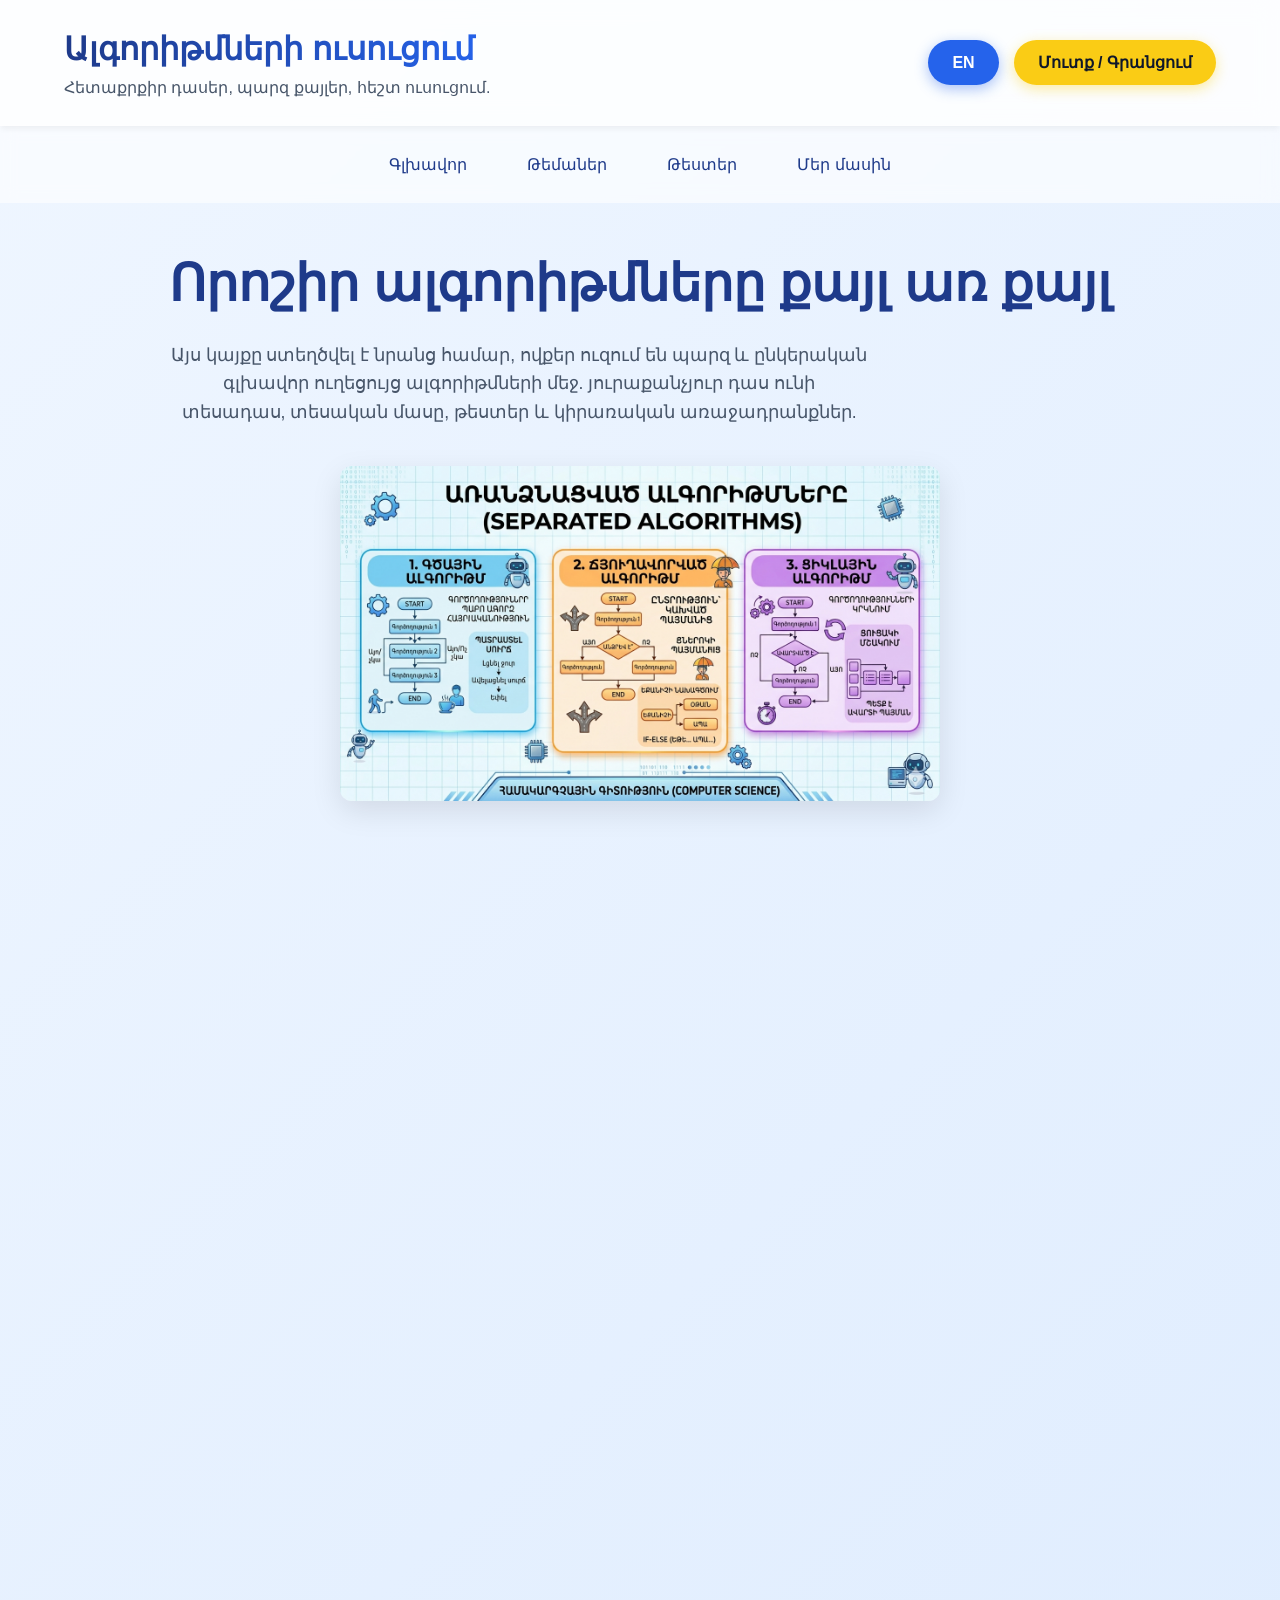
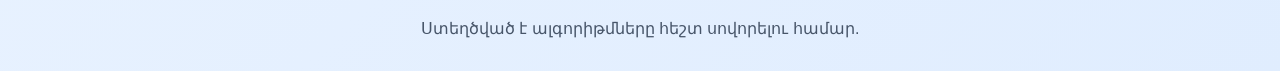
<file: index.html>
<!DOCTYPE html>
<html lang="hy">
<head>
    <meta charset="UTF-8">
    <meta name="viewport" content="width=device-width, initial-scale=1.0">
    <title data-en="Algorithms Learning" data-hy="Ալգորիթմների ուսուցում">Ալգորիթմների ուսուցում</title>
    <link rel="stylesheet" href="style.css">
    <!-- AOS CSS -->
    <link href="https://unpkg.com/aos@2.3.1/dist/aos.css" rel="stylesheet">
</head>
<body>
    <header>
        <div class="brand">
            <h1 data-en="Algorithm Learning" data-hy="Ալգորիթմների ուսուցում">Ալգորիթմների ուսուցում</h1>
            <p data-en="Easy lessons, clear steps, friendly learning." data-hy="Հետաքրքիր դասեր, պարզ քայլեր, հեշտ ուսուցում.">Հետաքրքիր դասեր, պարզ քայլեր, հեշտ ուսուցում.</p>
        </div>
        <div class="header-actions">
            <button id="languageSwitch" aria-label="Change language" data-en="EN" data-hy="HY">EN</button>
            <a href="#" id="openAuthModalBtn" data-en="Login / Register" data-hy="Մուտք / Գրանցում">Մուտք / Գրանցում</a>
        </div>
    </header>

    <nav class="top-nav">
        <a href="index.html#home" data-en="Home" data-hy="Գլխավոր">Գլխավոր</a>
        <a href="topics.html" data-en="Topics" data-hy="Թեմաներ">Թեմաներ</a>
        <a href="tests.html" data-en="Tests" data-hy="Թեստեր">Թեստեր</a>
        <a href="index.html#about" data-en="About" data-hy="Մեր մասին">Մեր մասին</a>
    </nav>

    <main>
        <section id="home" class="hero" data-aos="fade-up" data-aos-duration="1000">
            <div class="hero-text">
                <h2 data-en="Learn algorithms step by step" data-hy="Որոշիր ալգորիթմները քայլ առ քայլ">Որոշիր ալգորիթմները քայլ առ քայլ</h2>
                <p data-en="This website is made for students who want a simple and friendly introduction to algorithms. Each lesson has video, theory, quizzes and practice tasks." data-hy="Այս կայքը ստեղծվել է նրանց համար, ովքեր ուզում են պարզ և ընկերական գլխավոր ուղեցույց ալգորիթմների մեջ. յուրաքանչյուր դաս ունի տեսադաս, տեսական մասը, թեստեր և կիրառական առաջադրանքներ.">Այս կայքը ստեղծվել է նրանց համար, ովքեր ուզում են պարզ և ընկերական գլխավոր ուղեցույց ալգորիթմների մեջ. յուրաքանչյուր դաս ունի տեսադաս, տեսական մասը, թեստեր և կիրառական առաջադրանքներ.</p>
            </div>
            <div class="hero-image" style="margin-bottom: 40px; text-align: center;">
                <img src="Gemini_Generated_Image_b46635b46635b466.png" alt="Algorithm concept" style="max-width: 100%; width: 600px; border-radius: 12px; box-shadow: 0 10px 30px rgba(0,0,0,0.1); margin: 0 auto;" data-aos="zoom-in-up" data-aos-duration="1500">
            </div>
            <div class="hero-cards">
                <article class="hero-card" data-aos="zoom-in" data-aos-delay="100">
                    <h3 data-en="Clear concepts" data-hy="Պարզ հասկացություններ">Պարզ հասկացություններ</h3>
                    <p data-en="We explain each idea in plain language so everyone can follow." data-hy="Յուրաքանչյուրը կարող է հետևել պարզ բառերով բացատրություններին.">Յուրաքանչյուրն է կարող է հետևել պարզ բառերով բացատրություններին.</p>
                </article>
                <article class="hero-card" data-aos="zoom-in" data-aos-delay="200">
                    <h3 data-en="Practice tasks" data-hy="Վարժանքներ">Վարժանքներ</h3>
                    <p data-en="Learn by doing short assignments and checking your answers." data-hy="Սովորիր կատարելով համեմատաբար կարճ առաջադրանքներ և ստուգելով պատասխանները.">Սովորիր կատարելով համեմատաբար կարճ առաջադրանքներ և ստուգելով պատասխանները.</p>
                </article>
                <article class="hero-card" data-aos="zoom-in" data-aos-delay="300">
                    <h3 data-en="Quick tests" data-hy="Ամփոփ թեստեր">Ամփոփ թեստեր</h3>
                    <p data-en="Use simple quizzes to make sure the idea is clear after each lesson." data-hy="Օգտագործիր պարզ թեստերը ՝ ամրապնդելու այն, ինչ նորացրեցիր:">Օգտագործիր պարզ թեստերը՝ ամրապնդելու այն, ինչ նորացրեցիր:</p>
                </article>
            </div>
        </section>

        <section id="about" class="about" data-aos="fade-up" data-aos-duration="1000">
            <h2 data-en="How to use this site" data-hy="Ինչպես օգտագործել այս կայքը">Ինչպես օգտագործել այս կայքը</h2>
            <div class="about-content" style="display: flex; flex-wrap: wrap; gap: 30px; align-items: center; justify-content: space-between; margin-top: 20px; text-align: left;">
                <p data-en="Open each lesson to see the video, read the short theory part, try the quiz and then solve the practice task. Use the language button to switch between Armenian and English." data-hy="Բացեք յուրաքանչյուր դասը՝ տեսնելու տեսանյութը, կարդալ տեսական մասը, փորձել թեստը և լուծել գործնական առաջադրանքը. օգտագործեք լեզվի կոճակը՝ հայերենից անգլերեն անցնելու համար." style="flex: 1; min-width: 300px; font-size: 1.1rem; line-height: 1.8;">Բացեք յուրաքանչյուր դասը՝ տեսնելու տեսանյութը, կարդալ տեսական մասը, փորձել թեստը և լուծել գործնական առաջադրանքը. օգտագործեք լեզվի կոճակը՝ հայերենից անգլերեն անցնելու համար.</p>
                <div class="about-image" style="flex: 1; min-width: 300px; text-align: center;" data-aos="fade-left">
                    <img src="Gemini_Generated_Image_qx3cpgqx3cpgqx3c.png" alt="Learning algorithms" style="max-width: 100%; border-radius: 12px; box-shadow: 0 10px 30px rgba(0,0,0,0.1); margin: 0 auto;">
                </div>
            </div>
        </section>
    </main>

    <footer>
        <p data-en="Designed for easy algorithm learning." data-hy="Ստեղծված է ալգորիթմները հեշտ սովորելու համար.">Ստեղծված է ալգորիթմները հեշտ սովորելու համար.</p>
    </footer>

    <!-- Auth Modal -->
    <div id="authModal" class="modal">
        <div class="modal-content">
            <span class="close-btn" id="closeAuthModalBtn">&times;</span>
            <div class="auth-tabs">
                <button class="auth-tab active" id="loginTabBtn" data-en="Login" data-hy="Մուտք">Մուտք</button>
                <button class="auth-tab" id="registerTabBtn" data-en="Register" data-hy="Գրանցում">Գրանցում</button>
            </div>
            
            <!-- Login Form -->
            <form id="loginForm" class="auth-form active">
                <div class="form-group">
                    <label for="loginEmail" data-en="Email" data-hy="Էլ. փոստ">Էլ. փոստ</label>
                    <input type="email" id="loginEmail" required>
                </div>
                <div class="form-group">
                    <label for="loginPassword" data-en="Password" data-hy="Գաղտնաբառ">Գաղտնաբառ</label>
                    <input type="password" id="loginPassword" required>
                </div>
                <button type="submit" class="submit-btn" data-en="Log In" data-hy="Մուտք գործել">Մուտք գործել</button>
            </form>

            <!-- Register Form -->
            <form id="registerForm" class="auth-form">
                <div class="form-group">
                    <label for="regName" data-en="Full Name" data-hy="Անուն Ազգանուն">Անուն Ազգանուն</label>
                    <input type="text" id="regName" required>
                </div>
                <div class="form-group">
                    <label for="regEmail" data-en="Email" data-hy="Էլ. փոստ">Էլ. փոստ</label>
                    <input type="email" id="regEmail" required>
                </div>
                <div class="form-group">
                    <label for="regPassword" data-en="Password" data-hy="Գաղտնաբառ">Գաղտնաբառ</label>
                    <input type="password" id="regPassword" required>
                </div>
                <button type="submit" class="submit-btn" data-en="Register" data-hy="Գրանցվել">Գրանցվել</button>
            </form>
        </div>
    </div>

    <!-- AOS JS -->
    <script src="https://unpkg.com/aos@2.3.1/dist/aos.js"></script>
    <script>
        AOS.init();
    </script>
    <script src="script.js"></script>
</body>
</html>
</file>
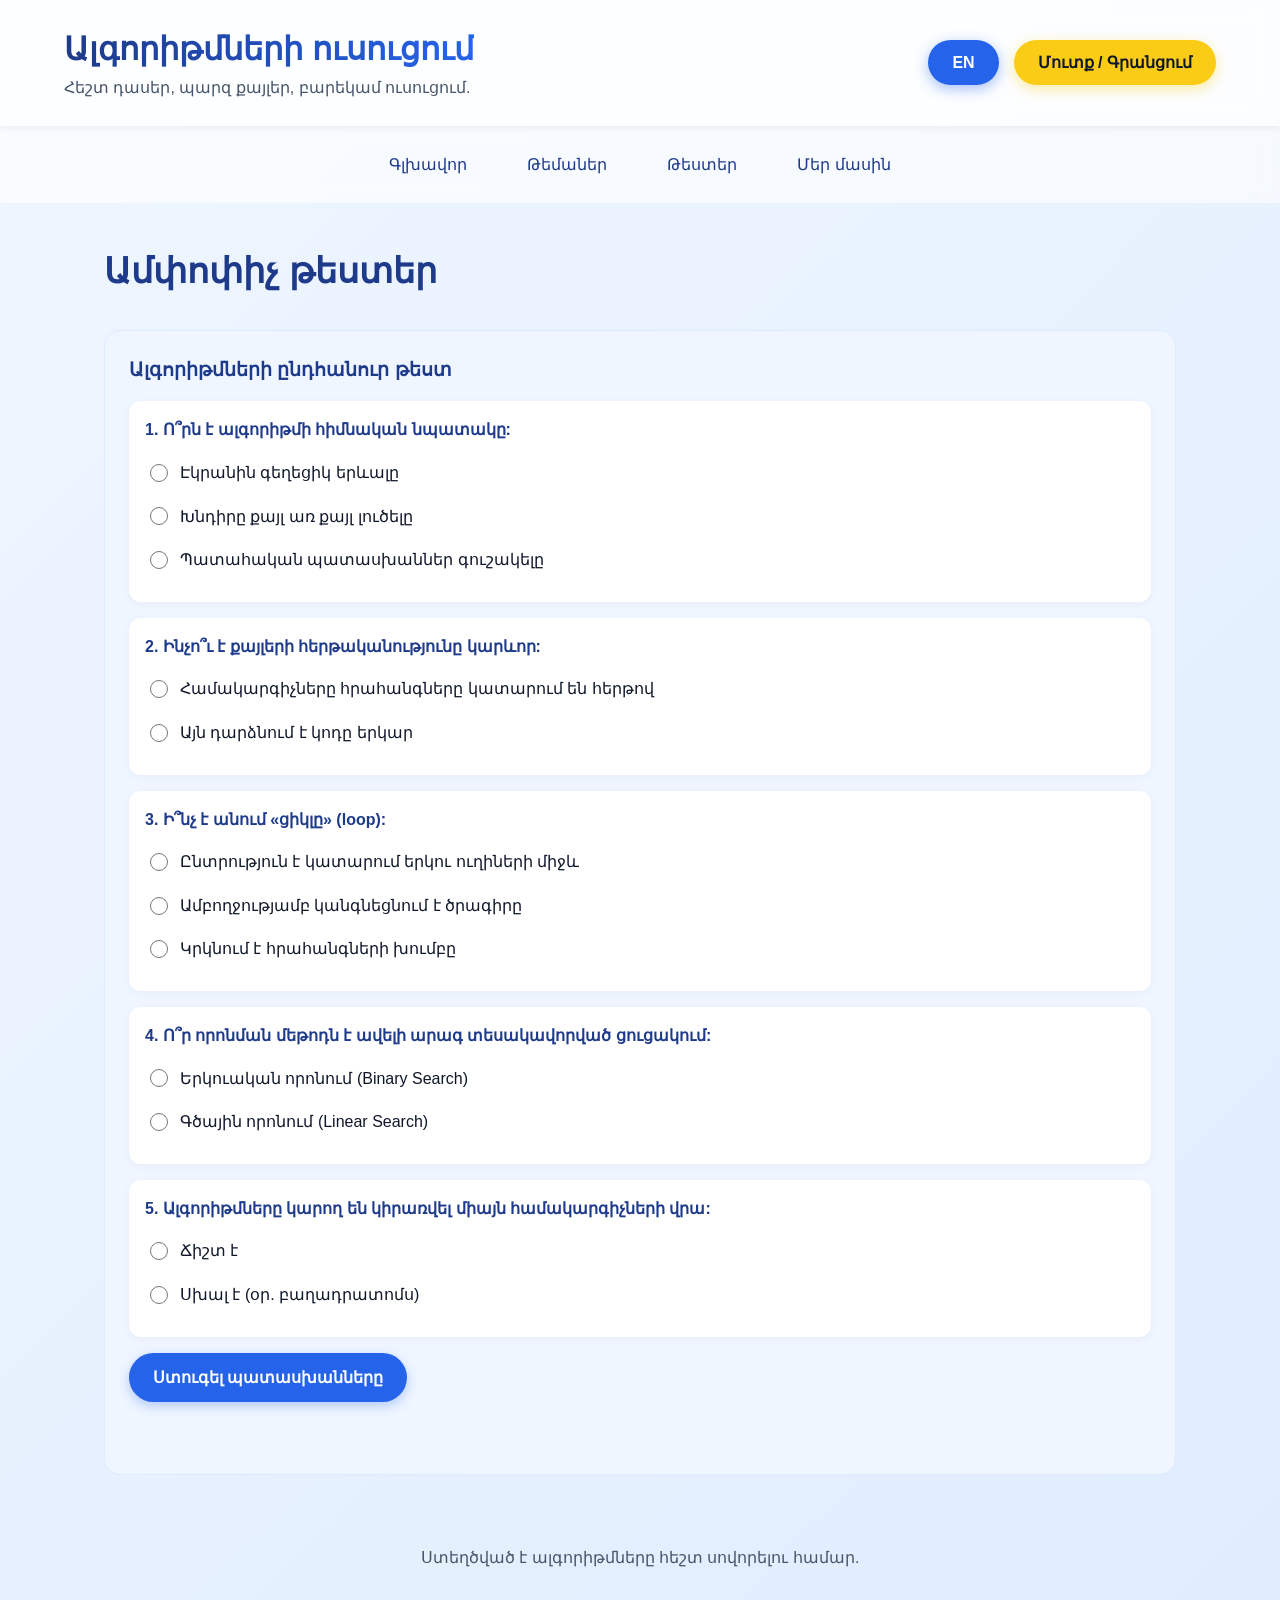
<file: tests.html>
<!DOCTYPE html>
<html lang="hy">
<head>
    <meta charset="UTF-8">
    <meta name="viewport" content="width=device-width, initial-scale=1.0">
    <title data-en="Tests - Algorithms Learning" data-hy="Թեստեր - Ալգորիթմների ուսուցում">Թեստեր - Ալգորիթմների ուսուցում</title>
    <link rel="stylesheet" href="style.css">
    <!-- AOS CSS -->
    <link href="https://unpkg.com/aos@2.3.1/dist/aos.css" rel="stylesheet">
</head>
<body>
    <header>
        <div class="brand">
            <h1 data-en="Algorithm Learning" data-hy="Ալգորիթմների ուսուցում">Ալգորիթմների ուսուցում</h1>
            <p data-en="Easy lessons, clear steps, friendly learning." data-hy="Հեշտ դասեր, պարզ քայլեր, բարեկամ ուսուցում.">Հեշտ դասեր, պարզ քայլեր, բարեկամ ուսուցում.</p>
        </div>
        <div class="header-actions">
            <button id="languageSwitch" aria-label="Change language" data-en="EN" data-hy="HY">EN</button>
            <a href="#" id="openAuthModalBtn" data-en="Login / Register" data-hy="Մուտք / Գրանցում">Մուտք / Գրանցում</a>
        </div>
    </header>

    <nav class="top-nav">
        <a href="index.html#home" data-en="Home" data-hy="Գլխավոր">Գլխավոր</a>
        <a href="topics.html" data-en="Topics" data-hy="Թեմաներ">Թեմաներ</a>
        <a href="tests.html" data-en="Tests" data-hy="Թեստեր">Թեստեր</a>
        <a href="index.html#about" data-en="About" data-hy="Մեր մասին">Մեր մասին</a>
    </nav>

    <main>
        <section id="tests" class="lessons" data-aos="fade-up" data-aos-duration="1000">
            <h2 data-en="Final Exam & Quizzes" data-hy="Ամփոփիչ թեստեր">Ամփոփիչ թեստեր</h2>
            <p data-en="Test your knowledge on all algorithm topics." data-hy="Ստուգեք ձեր գիտելիքները բոլոր ալգորիթմների թեմաներից:" style="margin-bottom: 30px; font-size: 1.1rem; color: var(--text-muted);"></p>
            
            <div class="lesson-block quiz" data-aos="zoom-in" data-aos-delay="100">
                <h3 data-en="Comprehensive Algorithm Quiz" data-hy="Ալգորիթմների ընդհանուր թեստ">Ալգորիթմների ընդհանուր թեստ</h3>
                <form class="quiz-form">
                    <div class="question" data-answer="b">
                        <p data-en="1. What is the main purpose of an algorithm?" data-hy="1. Ո՞րն է ալգորիթմի հիմնական նպատակը:">1. Ո՞րն է ալգորիթմի հիմնական նպատակը:</p>
                        <label><input type="radio" name="final1" value="a"> <span data-en="To look nice on the screen" data-hy="Էկրանին գեղեցիկ երևալը">Էկրանին գեղեցիկ երևալը</span></label>
                        <label><input type="radio" name="final1" value="b"> <span data-en="To solve a problem step by step" data-hy="Խնդիրը քայլ առ քայլ լուծելը">Խնդիրը քայլ առ քայլ լուծելը</span></label>
                        <label><input type="radio" name="final1" value="c"> <span data-en="To guess random answers" data-hy="Պատահական պատասխաններ գուշակելը">Պատահական պատասխաններ գուշակելը</span></label>
                    </div>
                    
                    <div class="question" data-answer="a">
                        <p data-en="2. Why is the order of steps important?" data-hy="2. Ինչո՞ւ է քայլերի հերթականությունը կարևոր:">2. Ինչո՞ւ է քայլերի հերթականությունը կարևոր:</p>
                        <label><input type="radio" name="final2" value="a"> <span data-en="Computers execute instructions one by one" data-hy="Համակարգիչները հրահանգները կատարում են հերթով">Համակարգիչները հրահանգները կատարում են հերթով</span></label>
                        <label><input type="radio" name="final2" value="b"> <span data-en="It makes the code longer" data-hy="Այն դարձնում է կոդը երկար">Այն դարձնում է կոդը երկար</span></label>
                    </div>

                    <div class="question" data-answer="c">
                        <p data-en="3. What does a 'loop' do?" data-hy="3. Ի՞նչ է անում «ցիկլը» (loop):">3. Ի՞նչ է անում «ցիկլը» (loop):</p>
                        <label><input type="radio" name="final3" value="a"> <span data-en="Makes a choice between two paths" data-hy="Ընտրություն է կատարում երկու ուղիների միջև">Ընտրություն է կատարում երկու ուղիների միջև</span></label>
                        <label><input type="radio" name="final3" value="b"> <span data-en="Stops the program entirely" data-hy="Ամբողջությամբ կանգնեցնում է ծրագիրը">Ամբողջությամբ կանգնեցնում է ծրագիրը</span></label>
                        <label><input type="radio" name="final3" value="c"> <span data-en="Repeats a set of instructions" data-hy="Կրկնում է հրահանգների խումբը">Կրկնում է հրահանգների խումբը</span></label>
                    </div>

                    <div class="question" data-answer="a">
                        <p data-en="4. Which search method is generally faster in a sorted list?" data-hy="4. Ո՞ր որոնման մեթոդն է ավելի արագ տեսակավորված ցուցակում:">4. Ո՞ր որոնման մեթոդն է ավելի արագ տեսակավորված ցուցակում:</p>
                        <label><input type="radio" name="final4" value="a"> <span data-en="Binary Search" data-hy="Երկուական որոնում (Binary Search)">Երկուական որոնում (Binary Search)</span></label>
                        <label><input type="radio" name="final4" value="b"> <span data-en="Linear Search" data-hy="Գծային որոնում (Linear Search)">Գծային որոնում (Linear Search)</span></label>
                    </div>

                    <div class="question" data-answer="b">
                        <p data-en="5. Algorithms can only be used on computers." data-hy="5. Ալգորիթմները կարող են կիրառվել միայն համակարգիչների վրա:">5. Ալգորիթմները կարող են կիրառվել միայն համակարգիչների վրա:</p>
                        <label><input type="radio" name="final5" value="a"> <span data-en="True" data-hy="Ճիշտ է">Ճիշտ է</span></label>
                        <label><input type="radio" name="final5" value="b"> <span data-en="False (e.g. recipe)" data-hy="Սխալ է (օր. բաղադրատոմս)">Սխալ է (օր. բաղադրատոմս)</span></label>
                    </div>

                    <button type="button" data-en="Check Exam Answers" data-hy="Ստուգել պատասխանները">Ստուգել պատասխանները</button>
                    <div class="quiz-result" aria-live="polite"></div>
                </form>
            </div>
        </section>
    </main>

    <footer>
        <p data-en="Designed for easy algorithm learning." data-hy="Ստեղծված է ալգորիթմները հեշտ սովորելու համար.">Ստեղծված է ալգորիթմները հեշտ սովորելու համար.</p>
    </footer>

    <!-- Auth Modal -->
    <div id="authModal" class="modal">
        <div class="modal-content">
            <span class="close-btn" id="closeAuthModalBtn">&times;</span>
            <div class="auth-tabs">
                <button class="auth-tab active" id="loginTabBtn" data-en="Login" data-hy="Մուտք">Մուտք</button>
                <button class="auth-tab" id="registerTabBtn" data-en="Register" data-hy="Գրանցում">Գրանցում</button>
            </div>
            
            <form id="loginForm" class="auth-form active">
                <div class="form-group">
                    <label for="loginEmail" data-en="Email" data-hy="Էլ. փոստ">Էլ. փոստ</label>
                    <input type="email" id="loginEmail" required>
                </div>
                <div class="form-group">
                    <label for="loginPassword" data-en="Password" data-hy="Գաղտնաբառ">Գաղտնաբառ</label>
                    <input type="password" id="loginPassword" required>
                </div>
                <button type="submit" class="submit-btn" data-en="Log In" data-hy="Մուտք գործել">Մուտք գործել</button>
            </form>

            <form id="registerForm" class="auth-form">
                <div class="form-group">
                    <label for="regName" data-en="Full Name" data-hy="Անուն Ազգանուն">Անուն Ազգանուն</label>
                    <input type="text" id="regName" required>
                </div>
                <div class="form-group">
                    <label for="regEmail" data-en="Email" data-hy="Էլ. փոստ">Էլ. փոստ</label>
                    <input type="email" id="regEmail" required>
                </div>
                <div class="form-group">
                    <label for="regPassword" data-en="Password" data-hy="Գաղտնաբառ">Գաղտնաբառ</label>
                    <input type="password" id="regPassword" required>
                </div>
                <button type="submit" class="submit-btn" data-en="Register" data-hy="Գրանցվել">Գրանցվել</button>
            </form>
        </div>
    </div>

    <!-- AOS JS -->
    <script src="https://unpkg.com/aos@2.3.1/dist/aos.js"></script>
    <script>
        AOS.init();
    </script>
    <script src="script.js"></script>
</body>
</html>
</file>
<file: style.css>
/* Global styles & Animations */
:root {
    --primary: #2563eb;
    --primary-hover: #1d4ed8;
    --primary-light: #eff6ff;
    --secondary: #1e3a8a;
    --accent: #facc15; /* Yellow accent */
    --accent-hover: #eab308;
    --text-main: #0f172a;
    --text-muted: #475569;
    --bg-color: #f8fafc;
    --glass-bg: rgba(255, 255, 255, 0.85);
    --glass-border: rgba(255, 255, 255, 0.3);
    
    color-scheme: light;
    font-family: 'Inter', 'Segoe UI', Tahoma, Geneva, Verdana, sans-serif;
}

@keyframes fadeIn {
    from { opacity: 0; transform: translateY(20px); }
    to { opacity: 1; transform: translateY(0); }
}

@keyframes gradientBG {
    0% { background-position: 0% 50%; }
    50% { background-position: 100% 50%; }
    100% { background-position: 0% 50%; }
}

* {
    box-sizing: border-box;
    margin: 0;
    padding: 0;
}

body {
    background: linear-gradient(-45deg, #e0f2fe, #bfdbfe, #dbeafe, #eff6ff);
    background-size: 400% 400%;
    animation: gradientBG 15s ease infinite;
    color: var(--text-main);
    line-height: 1.6;
    font-size: 16px;
    min-height: 100vh;
}

img, iframe {
    max-width: 100%;
    display: block;
    border-radius: 12px;
}

button, a {
    font: inherit;
    transition: all 0.3s linear;
}

/* Header & Nav (Glassmorphism) */
header {
    display: flex;
    justify-content: space-between;
    align-items: center;
    padding: 24px 5%;
    background: var(--glass-bg);
    backdrop-filter: blur(12px);
    border-bottom: 1px solid var(--glass-border);
    position: sticky;
    top: 0;
    z-index: 100;
    box-shadow: 0 4px 6px -1px rgba(0, 0, 0, 0.05);
}

.brand h1 {
    font-size: clamp(1.8rem, 2.5vw, 2.8rem);
    color: var(--secondary);
    background: linear-gradient(90deg, var(--secondary), var(--primary));
    -webkit-background-clip: text;
    -webkit-text-fill-color: transparent;
    animation: fadeIn 0.8s linear;
}

.brand p {
    color: var(--text-muted);
    font-size: 1rem;
    animation: fadeIn 1s linear;
}

.header-actions {
    display: flex;
    align-items: center;
    gap: 15px;
}

#languageSwitch {
    background: var(--primary);
    color: white;
    border: none;
    border-radius: 30px;
    padding: 10px 24px;
    font-weight: 600;
    cursor: pointer;
    box-shadow: 0 4px 14px rgba(37, 99, 235, 0.4);
    transition: all 0.3s linear;
}

#languageSwitch:hover {
    transform: translateY(-2px) scale(1.05);
    background: var(--primary-hover);
    box-shadow: 0 6px 20px rgba(37, 99, 235, 0.6);
}

#openAuthModalBtn {
    background: var(--accent);
    color: var(--text-main);
    border: none;
    border-radius: 30px;
    padding: 10px 24px;
    font-weight: 600;
    cursor: pointer;
    text-decoration: none;
    box-shadow: 0 4px 14px rgba(250, 204, 21, 0.4);
    transition: all 0.3s linear;
}

#openAuthModalBtn:hover {
    transform: translateY(-2px) scale(1.05);
    background: var(--accent-hover);
    box-shadow: 0 6px 20px rgba(250, 204, 21, 0.6);
}

.top-nav {
    display: flex;
    justify-content: center;
    gap: 20px;
    padding: 16px 5%;
    background: rgba(255,255,255,0.6);
    backdrop-filter: blur(8px);
}

.top-nav a {
    color: var(--secondary);
    text-decoration: none;
    padding: 10px 20px;
    border-radius: 12px;
    font-weight: 500;
    position: relative;
    overflow: hidden;
    transition: all 0.3s linear;
}

.top-nav a::before {
    content: '';
    position: absolute;
    bottom: 0; left: 0;
    width: 0%;
    height: 3px;
    background: var(--accent); /* Using yellow for underline */
    transition: width 0.3s linear;
}

.top-nav a:hover::before {
    width: 100%;
}

.top-nav a:hover {
    background: var(--primary-light);
    color: var(--primary);
    transform: translateY(-1px);
}

/* Main Content */
main {
    padding: 40px 5%;
    max-width: 1200px;
    margin: 0 auto;
    animation: fadeIn 1.2s linear;
}

.hero {
    display: flex;
    flex-direction: column;
    align-items: center;
    text-align: center;
    margin-bottom: 60px;
}

.hero-text h2 {
    font-size: clamp(2.5rem, 4vw, 3.5rem);
    color: var(--secondary);
    margin-bottom: 16px;
}

.hero-text p {
    font-size: 1.1rem;
    max-width: 700px;
    color: var(--text-muted);
    margin-bottom: 40px;
}

.hero-cards {
    display: grid;
    grid-template-columns: repeat(auto-fit, minmax(280px, 1fr));
    gap: 24px;
    width: 100%;
}

.hero-card {
    background: white;
    border-radius: 20px;
    padding: 30px;
    border: 1px solid rgba(255,255,255,0.4);
    box-shadow: 0 10px 30px rgba(15, 23, 42, 0.05);
    transition: transform 0.3s linear, box-shadow 0.3s linear;
    backdrop-filter: blur(10px);
}

.hero-card:hover {
    transform: translateY(-8px);
    box-shadow: 0 20px 40px rgba(37, 99, 235, 0.15);
    border-color: var(--accent); /* Yellow hover border */
}

.hero-card h3 {
    color: var(--primary);
    font-size: 1.4rem;
    margin-bottom: 12px;
}

/* Lessons */
.lessons h2, .about h2 {
    font-size: 2.2rem;
    color: var(--secondary);
    margin-bottom: 24px;
}

.details-list {
    display: grid;
    gap: 20px;
}

details {
    background: white;
    border-radius: 16px;
    padding: 20px;
    box-shadow: 0 4px 15px rgba(0,0,0,0.03);
    transition: all 0.3s linear;
    border: 1px solid transparent;
}

details[open] {
    border-color: var(--accent);
    box-shadow: 0 10px 30px rgba(250, 204, 21, 0.15);
}

summary {
    font-size: 1.2rem;
    font-weight: 700;
    color: var(--secondary);
    cursor: pointer;
    list-style: none;
    outline: none;
    display: flex;
    justify-content: space-between;
    align-items: center;
    transition: all 0.3s linear;
}

summary:hover {
    color: var(--primary);
}

summary::-webkit-details-marker {
    display: none;
}

summary::after {
    content: '▼';
    font-size: 0.9rem;
    color: var(--primary);
    transition: transform 0.3s linear;
}

details[open] summary::after {
    transform: rotate(180deg);
    color: var(--accent);
}

.lesson-body {
    padding-top: 24px;
    display: grid;
    gap: 20px;
    animation: fadeIn 0.4s linear;
}

.lesson-block {
    background: var(--primary-light);
    border-radius: 16px;
    padding: 24px;
    border: 1px solid #dbeafe;
    transition: all 0.3s linear;
}

.lesson-block:hover {
    box-shadow: 0 4px 15px rgba(37, 99, 235, 0.1);
}

.lesson-block h3 {
    color: var(--secondary);
    margin-bottom: 16px;
    font-size: 1.2rem;
}

/* Quiz Forms */
.quiz-form {
    display: grid;
    gap: 16px;
}

.question {
    background: white;
    padding: 16px;
    border-radius: 12px;
    box-shadow: 0 2px 8px rgba(0,0,0,0.04);
    transition: all 0.3s linear;
}

.question:hover {
    border-color: var(--primary-light);
}

.question p {
    font-weight: 600;
    margin-bottom: 12px;
    color: var(--secondary);
}

label {
    display: flex;
    align-items: center;
    gap: 12px;
    margin-bottom: 8px;
    cursor: pointer;
    transition: all 0.3s linear;
    padding: 5px;
    border-radius: 8px;
}

label:hover {
    background-color: var(--primary-light);
}

input[type='radio'] {
    width: 18px;
    height: 18px;
    accent-color: var(--accent); /* Yellow accent for radios */
    cursor: pointer;
}

.quiz-form button {
    padding: 12px 24px;
    background: var(--primary);
    color: white;
    border: none;
    border-radius: 30px;
    font-weight: 600;
    cursor: pointer;
    width: fit-content;
    box-shadow: 0 4px 12px rgba(37, 99, 235, 0.3);
    transition: all 0.3s linear;
}

.quiz-form button:hover {
    background: var(--primary-hover);
    transform: translateY(-2px);
    box-shadow: 0 6px 16px rgba(37, 99, 235, 0.4);
}

.quiz-result {
    font-weight: 600;
    color: #059669;
    min-height: 24px;
    margin-top: 8px;
}

/* About & Footer */
.about {
    margin-top: 60px;
    padding: 40px;
    background: white;
    border-radius: 20px;
    text-align: center;
    box-shadow: 0 10px 30px rgba(0,0,0,0.05);
    transition: all 0.3s linear;
}

.about:hover {
    transform: translateY(-5px);
}

footer {
    text-align: center;
    padding: 30px;
    color: var(--text-muted);
    font-weight: 500;
}

/* Auth Modal (Glassmorphism & Animation) */
.modal {
    display: none;
    position: fixed;
    z-index: 1000;
    left: 0; top: 0;
    width: 100%; height: 100%;
    background: rgba(15, 23, 42, 0.6);
    backdrop-filter: blur(5px);
    align-items: center;
    justify-content: center;
    opacity: 0;
    transition: opacity 0.3s linear;
}

.modal.show {
    display: flex;
    opacity: 1;
}

.modal-content {
    background: white;
    padding: 40px;
    border-radius: 24px;
    width: 90%;
    max-width: 420px;
    position: relative;
    box-shadow: 0 25px 50px -12px rgba(0,0,0,0.25);
    transform: scale(0.95) translateY(20px);
    transition: all 0.3s linear;
}

.modal.show .modal-content {
    transform: scale(1) translateY(0);
}

.close-btn {
    position: absolute;
    top: 20px; right: 24px;
    font-size: 28px;
    color: var(--text-muted);
    cursor: pointer;
    transition: color 0.3s linear, transform 0.3s linear;
}

.close-btn:hover {
    color: var(--text-main);
    transform: rotate(90deg);
}

.auth-tabs {
    display: flex;
    margin-bottom: 30px;
    border-bottom: 2px solid var(--primary-light);
}

.auth-tab {
    flex: 1;
    padding: 12px;
    background: transparent;
    border: none;
    font-size: 1.1rem;
    font-weight: 600;
    color: var(--text-muted);
    cursor: pointer;
    border-bottom: 3px solid transparent;
    transition: all 0.3s linear;
}

.auth-tab:hover {
    color: var(--primary);
}

.auth-tab.active {
    color: var(--primary);
    border-bottom-color: var(--accent); /* Yellow accent for active tab */
}

.auth-form {
    display: none;
    flex-direction: column;
    gap: 20px;
}

.auth-form.active {
    display: flex;
    animation: fadeIn 0.3s linear;
}

.form-group {
    display: flex;
    flex-direction: column;
    gap: 8px;
}

.form-group label {
    font-size: 0.95rem;
    font-weight: 600;
    color: var(--secondary);
}

.form-group input {
    padding: 12px 16px;
    border: 2px solid var(--primary-light);
    border-radius: 12px;
    font-size: 1rem;
    transition: all 0.3s linear;
    background: #f8fafc;
}

.form-group input:focus {
    outline: none;
    border-color: var(--primary);
    background: white;
    box-shadow: 0 0 0 4px rgba(37,99,235,0.1);
}

.submit-btn {
    padding: 14px;
    background: var(--accent); /* Yellow primary button */
    color: var(--text-main);
    border: none;
    border-radius: 12px;
    font-size: 1.1rem;
    font-weight: 600;
    cursor: pointer;
    margin-top: 10px;
    box-shadow: 0 4px 12px rgba(250, 204, 21, 0.3);
    transition: all 0.3s linear;
}

.submit-btn:hover {
    background: var(--accent-hover);
    transform: translateY(-2px);
    box-shadow: 0 8px 20px rgba(250, 204, 21, 0.4);
}

/* Responsive */
@media (max-width: 768px) {
    header {
        flex-direction: column;
        gap: 20px;
        text-align: center;
    }
    
    .top-nav {
        flex-wrap: wrap;
    }
}

/* Interactive Simulation & Block Logic Styles */
.interactive-section {
    margin-top: 20px;
    background: rgba(255, 255, 255, 0.6);
    border: 1px solid var(--glass-border);
    backdrop-filter: blur(8px);
    border-radius: 16px;
    padding: 24px;
    box-shadow: 0 4px 20px rgba(0, 0, 0, 0.05);
}

.interactive-title {
    color: var(--secondary);
    font-size: 1.3rem;
    font-weight: 700;
    margin-bottom: 15px;
    display: flex;
    align-items: center;
    gap: 10px;
}

/* Controls Grid */
.controls-row {
    display: flex;
    flex-wrap: wrap;
    gap: 15px;
    align-items: center;
    margin-bottom: 24px;
}

.controls-row select,
.controls-row input[type="number"] {
    padding: 10px 16px;
    border: 2px solid var(--primary-light);
    border-radius: 10px;
    background: white;
    font-size: 0.95rem;
    color: var(--text-main);
    outline: none;
    transition: all 0.3s ease;
}

.controls-row select:focus,
.controls-row input[type="number"]:focus {
    border-color: var(--primary);
    box-shadow: 0 0 0 3px rgba(37, 99, 235, 0.15);
}

.controls-row button {
    padding: 10px 20px;
    border: none;
    border-radius: 10px;
    font-weight: 600;
    cursor: pointer;
    background: var(--primary);
    color: white;
    box-shadow: 0 4px 10px rgba(37, 99, 235, 0.2);
}

.controls-row button:hover {
    background: var(--primary-hover);
    transform: translateY(-1px);
}

.controls-row button.reset-btn {
    background: var(--text-muted);
    box-shadow: 0 4px 10px rgba(71, 85, 105, 0.2);
}

.controls-row button.reset-btn:hover {
    background: #334155;
}

.speed-control {
    display: flex;
    align-items: center;
    gap: 10px;
    font-size: 0.9rem;
    font-weight: 500;
    color: var(--text-muted);
}

.speed-control input[type="range"] {
    accent-color: var(--primary);
    cursor: pointer;
}

/* Array Visualization */
.visualizer-wrapper {
    display: flex;
    flex-direction: column;
    gap: 15px;
    margin-bottom: 20px;
}

.array-container {
    display: flex;
    justify-content: center;
    flex-wrap: wrap;
    gap: 12px;
    margin: 10px 0;
}

.array-box {
    width: 60px;
    height: 60px;
    background: white;
    border: 2px solid var(--primary-light);
    border-radius: 12px;
    display: flex;
    flex-direction: column;
    justify-content: center;
    align-items: center;
    font-size: 1.2rem;
    font-weight: 700;
    color: var(--secondary);
    box-shadow: 0 4px 10px rgba(0, 0, 0, 0.03);
    transition: all 0.3s cubic-bezier(0.4, 0, 0.2, 1);
    position: relative;
}

.array-box .box-index {
    position: absolute;
    bottom: 4px;
    font-size: 0.7rem;
    font-weight: 500;
    color: var(--text-muted);
}

/* Array Box States */
.array-box.checking {
    background: var(--accent);
    border-color: var(--accent-hover);
    color: var(--text-main);
    transform: scale(1.1);
    box-shadow: 0 8px 16px rgba(250, 204, 21, 0.3);
}

.array-box.found {
    background: #10b981;
    border-color: #059669;
    color: white;
    transform: scale(1.15);
    box-shadow: 0 8px 16px rgba(16, 185, 129, 0.4);
}

.array-box.not-found {
    background: #ef4444;
    border-color: #dc2626;
    color: white;
    transform: scale(0.9);
}

.array-box.ignored {
    opacity: 0.4;
    transform: scale(0.95);
}

/* Binary Search Pointers */
.pointer-badges {
    display: flex;
    justify-content: center;
    gap: 15px;
    margin-top: 10px;
    min-height: 25px;
}

.pointer-badge {
    font-size: 0.8rem;
    font-weight: 600;
    padding: 3px 8px;
    border-radius: 6px;
    color: white;
    text-transform: uppercase;
}

.pointer-badge.low { background: #3b82f6; }
.pointer-badge.mid { background: #f59e0b; }
.pointer-badge.high { background: #ec4899; }

.status-message {
    min-height: 48px;
    background: var(--primary-light);
    border-left: 4px solid var(--primary);
    padding: 12px 16px;
    border-radius: 0 8px 8px 0;
    font-size: 0.95rem;
    font-weight: 500;
    color: var(--secondary);
    display: flex;
    align-items: center;
}

/* Drag and Drop step game styles */
.game-tabs {
    display: flex;
    gap: 10px;
    margin-bottom: 20px;
}

.game-tab {
    padding: 8px 16px;
    background: white;
    border: 1px solid var(--primary-light);
    border-radius: 8px;
    cursor: pointer;
    font-weight: 600;
    color: var(--text-muted);
}

.game-tab.active {
    background: var(--secondary);
    color: white;
    border-color: var(--secondary);
}

.steps-list {
    display: flex;
    flex-direction: column;
    gap: 10px;
    margin-bottom: 20px;
}

.step-item {
    display: flex;
    align-items: center;
    gap: 15px;
    background: white;
    padding: 14px 20px;
    border: 2px solid var(--primary-light);
    border-radius: 12px;
    cursor: grab;
    user-select: none;
    box-shadow: 0 2px 6px rgba(0, 0, 0, 0.02);
    transition: all 0.2s ease;
}

.step-item:active {
    cursor: grabbing;
}

.step-item.dragging {
    opacity: 0.4;
    border-style: dashed;
    background: var(--primary-light);
}

.step-number {
    display: flex;
    justify-content: center;
    align-items: center;
    width: 28px;
    height: 28px;
    background: var(--primary-light);
    color: var(--primary);
    font-weight: 700;
    border-radius: 50%;
    font-size: 0.9rem;
}

.step-content {
    font-weight: 500;
    color: var(--text-main);
    flex-grow: 1;
}

.drag-handle {
    color: var(--text-muted);
    font-size: 1.2rem;
    cursor: grab;
}

.game-actions {
    display: flex;
    gap: 15px;
    align-items: center;
}

.game-actions button {
    padding: 12px 24px;
    border: none;
    border-radius: 12px;
    font-weight: 600;
    cursor: pointer;
    background: var(--accent);
    color: var(--text-main);
    box-shadow: 0 4px 12px rgba(250, 204, 21, 0.3);
}

.game-actions button:hover {
    background: var(--accent-hover);
    transform: translateY(-1px);
}

.game-result {
    font-weight: 600;
    font-size: 1rem;
}

.game-result.success {
    color: #10b981;
    animation: fadeIn 0.3s ease;
}

.game-result.error {
    color: #ef4444;
    animation: fadeIn 0.3s ease;
}
</file>
